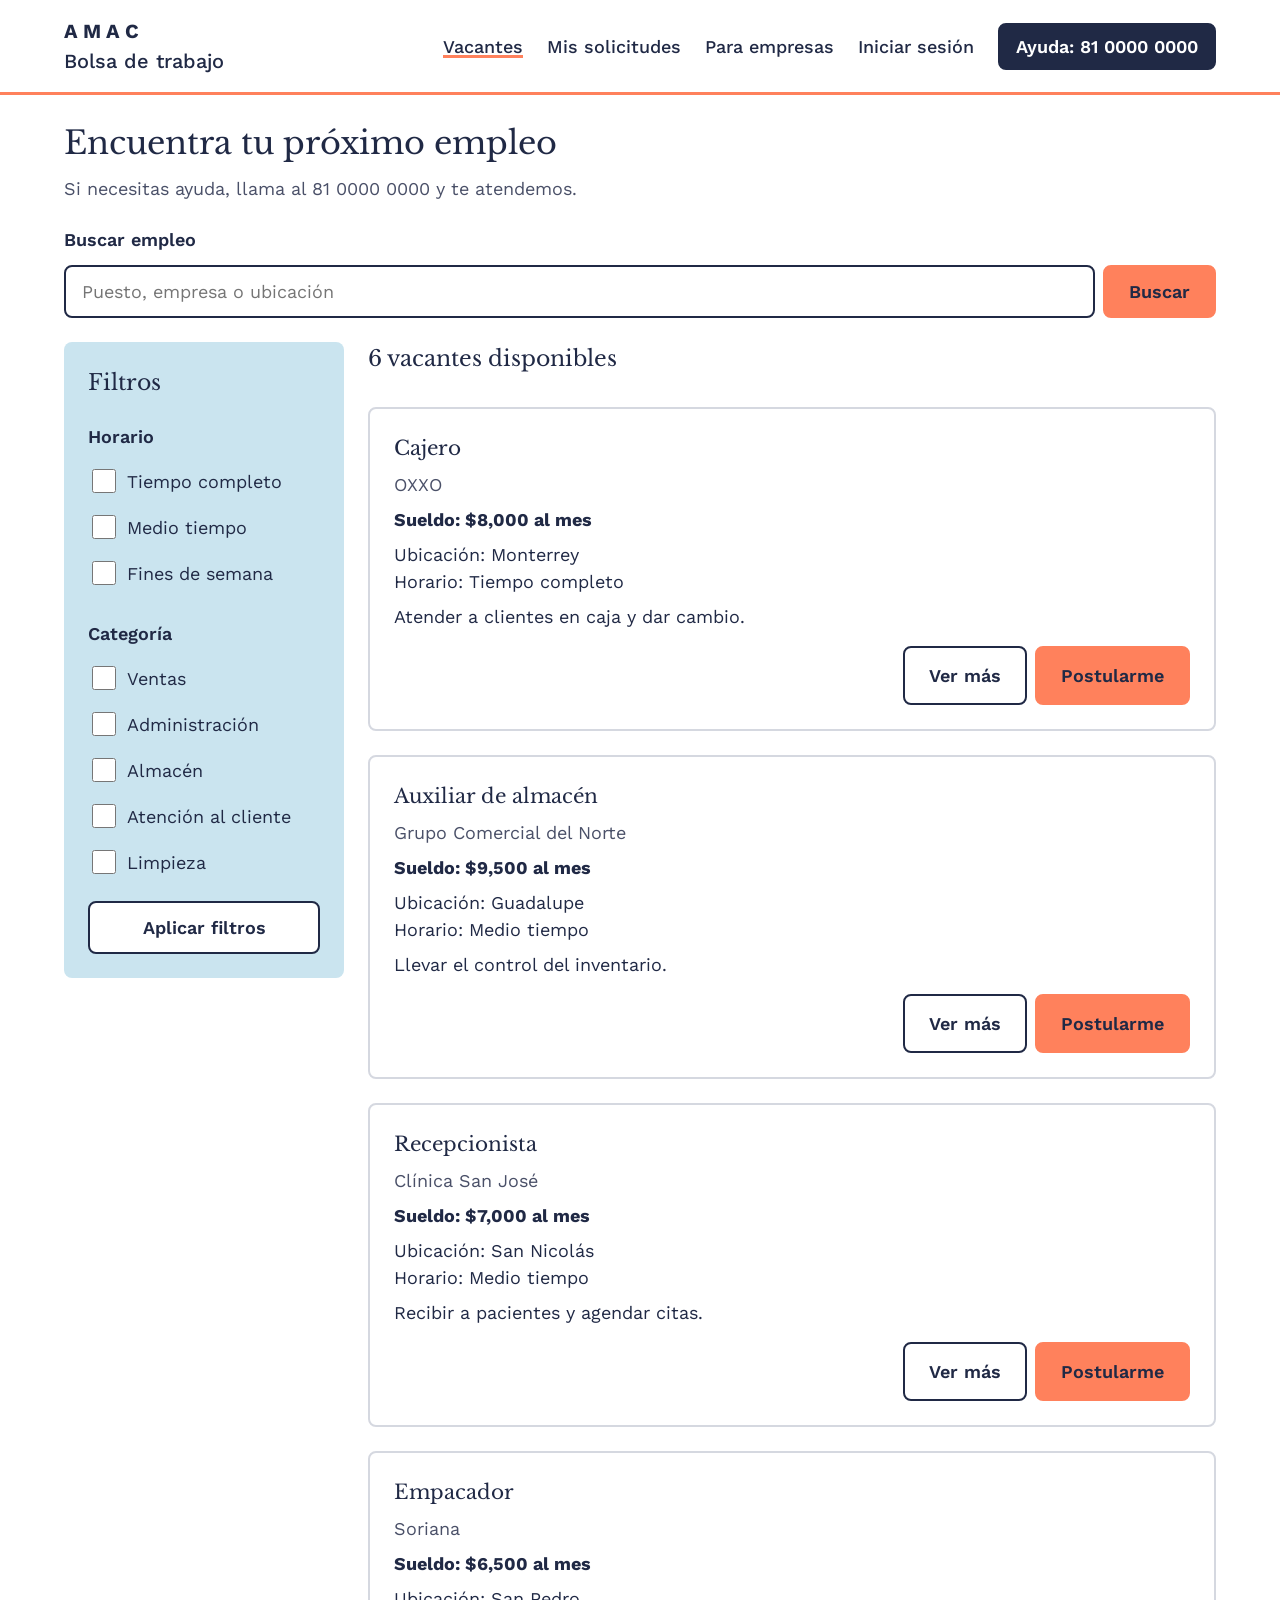
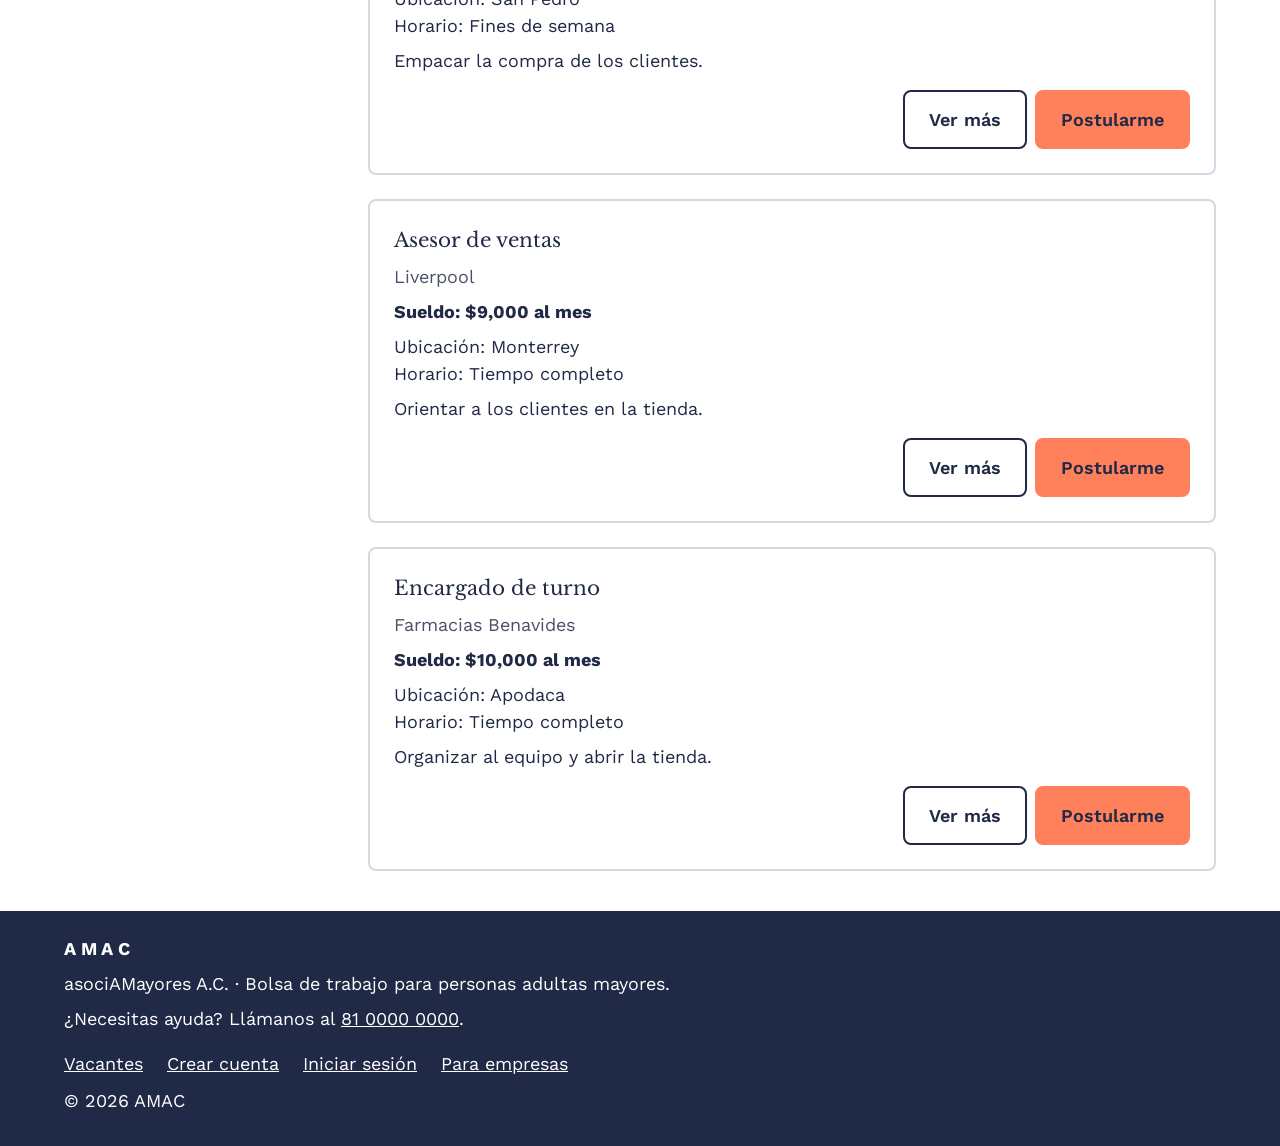
<file: index.html>
<!DOCTYPE html>
<html lang="es">
<head>
  <meta charset="UTF-8">
  <meta name="viewport" content="width=device-width, initial-scale=1.0">
  <title>Vacantes disponibles | AMAC</title>
  <link rel="stylesheet" href="https://fonts.googleapis.com/css2?family=Libre+Baskerville&family=Work+Sans:wght@400;500;600;700&display=swap">
  <link rel="stylesheet" href="css/variables.css">
  <link rel="stylesheet" href="css/base.css">
  <link rel="stylesheet" href="css/layout.css">
  <link rel="stylesheet" href="css/componentes.css">
</head>
<body>
  <a class="saltar-contenido" href="#principal">Saltar al contenido</a>

  <header class="encabezado">
    <div class="contenedor">
      <a class="logo" href="index.html">AMAC <span class="logo-sub">Bolsa de trabajo</span></a>
      <nav class="menu">
        <a class="activo" href="index.html">Vacantes</a>
        <a href="mis-solicitudes.html">Mis solicitudes</a>
        <a href="empresa-vacantes.html">Para empresas</a>
        <a href="login.html">Iniciar sesión</a>
      </nav>
      <a class="boton boton--oscuro boton--chico boton-ayuda" href="tel:8100000000">Ayuda<span class="ayuda-numero">: 81 0000 0000</span></a>
    </div>
  </header>

  <main id="principal" class="principal">
    <div class="contenedor">
      <div class="encabezado-pagina">
        <h1>Encuentra tu próximo empleo</h1>
        <p class="subtitulo">Si necesitas ayuda, llama al 81 0000 0000 y te atendemos.</p>
      </div>

      <form class="buscador campo" action="index.html">
        <label for="buscar">Buscar empleo</label>
        <input type="text" id="buscar" name="buscar" placeholder="Puesto, empresa o ubicación">
        <button class="boton boton--primario" type="submit">Buscar</button>
      </form>

      <div class="listado">
        <aside class="filtros">
          <h2>Filtros</h2>
          <form action="index.html">
            <fieldset class="grupo">
              <legend>Horario</legend>
              <label class="opcion"><input type="checkbox" name="horario" value="completo"> Tiempo completo</label>
              <label class="opcion"><input type="checkbox" name="horario" value="medio"> Medio tiempo</label>
              <label class="opcion"><input type="checkbox" name="horario" value="fines"> Fines de semana</label>
            </fieldset>
            <fieldset class="grupo">
              <legend>Categoría</legend>
              <label class="opcion"><input type="checkbox" name="categoria" value="ventas"> Ventas</label>
              <label class="opcion"><input type="checkbox" name="categoria" value="administracion"> Administración</label>
              <label class="opcion"><input type="checkbox" name="categoria" value="almacen"> Almacén</label>
              <label class="opcion"><input type="checkbox" name="categoria" value="atencion"> Atención al cliente</label>
              <label class="opcion"><input type="checkbox" name="categoria" value="limpieza"> Limpieza</label>
            </fieldset>
            <div class="acciones">
              <button class="boton boton--secundario" type="submit">Aplicar filtros</button>
            </div>
          </form>
        </aside>

        <section class="lista-tarjetas">
          <h2>6 vacantes disponibles</h2>

          <article class="tarjeta">
            <h3>Cajero</h3>
            <p class="tarjeta-empresa">OXXO</p>
            <p><strong>Sueldo: $8,000 al mes</strong></p>
            <p>Ubicación: Monterrey<br>Horario: Tiempo completo</p>
            <p>Atender a clientes en caja y dar cambio.</p>
            <div class="acciones-fila">
              <a class="boton boton--secundario" href="vacante.html">Ver más</a>
              <a class="boton boton--primario" href="vacante.html">Postularme</a>
            </div>
          </article>

          <article class="tarjeta">
            <h3>Auxiliar de almacén</h3>
            <p class="tarjeta-empresa">Grupo Comercial del Norte</p>
            <p><strong>Sueldo: $9,500 al mes</strong></p>
            <p>Ubicación: Guadalupe<br>Horario: Medio tiempo</p>
            <p>Llevar el control del inventario.</p>
            <div class="acciones-fila">
              <a class="boton boton--secundario" href="vacante.html">Ver más</a>
              <a class="boton boton--primario" href="vacante.html">Postularme</a>
            </div>
          </article>

          <article class="tarjeta">
            <h3>Recepcionista</h3>
            <p class="tarjeta-empresa">Clínica San José</p>
            <p><strong>Sueldo: $7,000 al mes</strong></p>
            <p>Ubicación: San Nicolás<br>Horario: Medio tiempo</p>
            <p>Recibir a pacientes y agendar citas.</p>
            <div class="acciones-fila">
              <a class="boton boton--secundario" href="vacante.html">Ver más</a>
              <a class="boton boton--primario" href="vacante.html">Postularme</a>
            </div>
          </article>

          <article class="tarjeta">
            <h3>Empacador</h3>
            <p class="tarjeta-empresa">Soriana</p>
            <p><strong>Sueldo: $6,500 al mes</strong></p>
            <p>Ubicación: San Pedro<br>Horario: Fines de semana</p>
            <p>Empacar la compra de los clientes.</p>
            <div class="acciones-fila">
              <a class="boton boton--secundario" href="vacante.html">Ver más</a>
              <a class="boton boton--primario" href="vacante.html">Postularme</a>
            </div>
          </article>

          <article class="tarjeta">
            <h3>Asesor de ventas</h3>
            <p class="tarjeta-empresa">Liverpool</p>
            <p><strong>Sueldo: $9,000 al mes</strong></p>
            <p>Ubicación: Monterrey<br>Horario: Tiempo completo</p>
            <p>Orientar a los clientes en la tienda.</p>
            <div class="acciones-fila">
              <a class="boton boton--secundario" href="vacante.html">Ver más</a>
              <a class="boton boton--primario" href="vacante.html">Postularme</a>
            </div>
          </article>

          <article class="tarjeta">
            <h3>Encargado de turno</h3>
            <p class="tarjeta-empresa">Farmacias Benavides</p>
            <p><strong>Sueldo: $10,000 al mes</strong></p>
            <p>Ubicación: Apodaca<br>Horario: Tiempo completo</p>
            <p>Organizar al equipo y abrir la tienda.</p>
            <div class="acciones-fila">
              <a class="boton boton--secundario" href="vacante.html">Ver más</a>
              <a class="boton boton--primario" href="vacante.html">Postularme</a>
            </div>
          </article>
        </section>
      </div>
    </div>
  </main>

  <footer class="pie">
    <div class="contenedor">
      <p class="pie-marca">AMAC</p>
      <p>asociAMayores A.C. · Bolsa de trabajo para personas adultas mayores.</p>
      <p>¿Necesitas ayuda? Llámanos al <a href="tel:8100000000">81 0000 0000</a>.</p>
      <div class="pie-enlaces">
        <a href="index.html">Vacantes</a>
        <a href="registro-candidato.html">Crear cuenta</a>
        <a href="login.html">Iniciar sesión</a>
        <a href="empresa-vacantes.html">Para empresas</a>
      </div>
      <p>&copy; 2026 AMAC</p>
    </div>
  </footer>
</body>
</html>
</file>
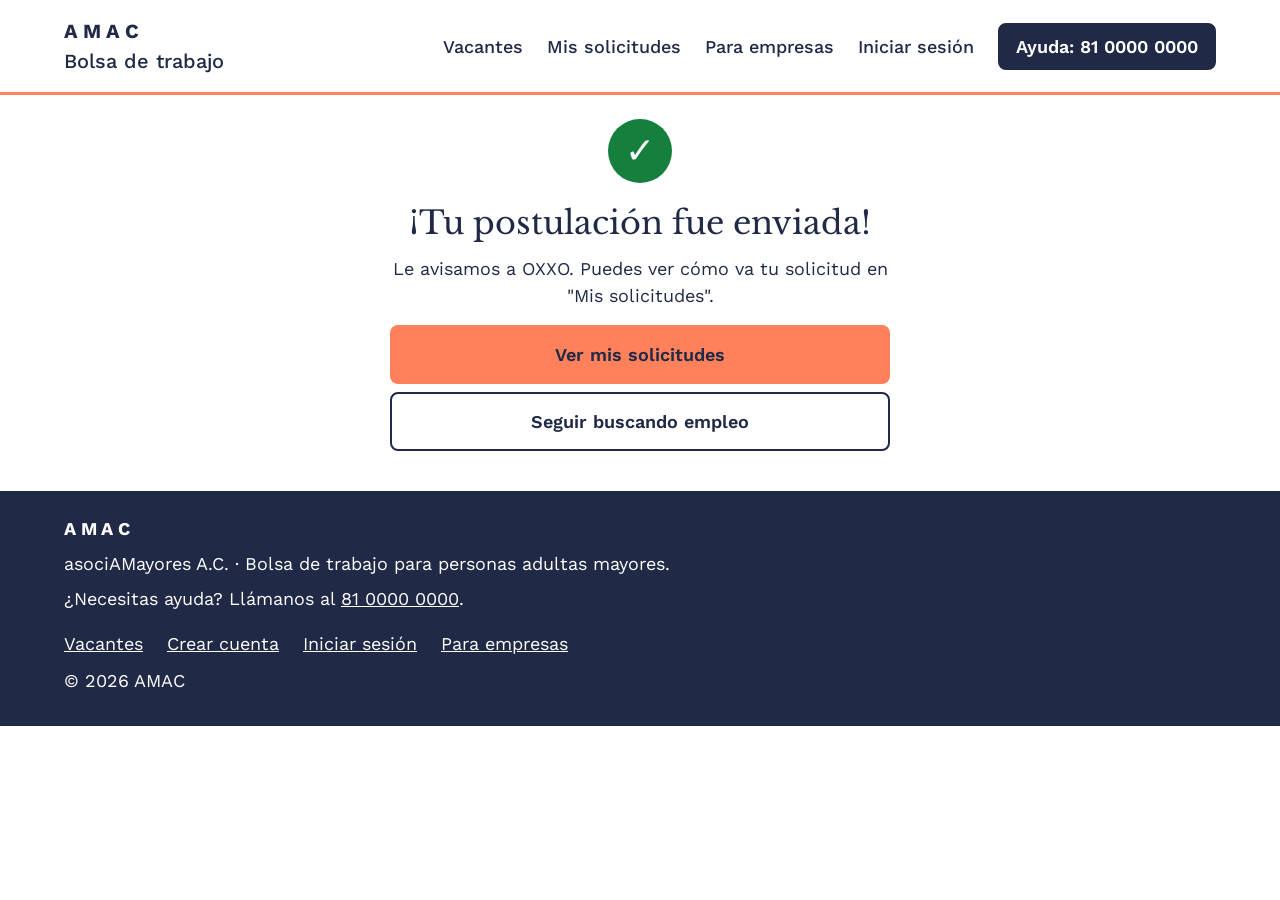
<file: confirmacion.html>
<!DOCTYPE html>
<html lang="es">
<head>
  <meta charset="UTF-8">
  <meta name="viewport" content="width=device-width, initial-scale=1.0">
  <title>Postulación enviada | AMAC</title>
  <link rel="stylesheet" href="https://fonts.googleapis.com/css2?family=Libre+Baskerville&family=Work+Sans:wght@400;500;600;700&display=swap">
  <link rel="stylesheet" href="css/variables.css">
  <link rel="stylesheet" href="css/base.css">
  <link rel="stylesheet" href="css/layout.css">
  <link rel="stylesheet" href="css/componentes.css">
</head>
<body>
  <a class="saltar-contenido" href="#principal">Saltar al contenido</a>

  <header class="encabezado">
    <div class="contenedor">
      <a class="logo" href="index.html">AMAC <span class="logo-sub">Bolsa de trabajo</span></a>
      <nav class="menu">
        <a href="index.html">Vacantes</a>
        <a href="mis-solicitudes.html">Mis solicitudes</a>
        <a href="empresa-vacantes.html">Para empresas</a>
        <a href="login.html">Iniciar sesión</a>
      </nav>
      <a class="boton boton--oscuro boton--chico boton-ayuda" href="tel:8100000000">Ayuda<span class="ayuda-numero">: 81 0000 0000</span></a>
    </div>
  </header>

  <main id="principal" class="principal">
    <div class="contenedor contenedor-chico confirmacion">
      <div class="icono-check">&#10003;</div>
      <h1>¡Tu postulación fue enviada!</h1>
      <p>Le avisamos a OXXO. Puedes ver cómo va tu solicitud en "Mis solicitudes".</p>
      <div class="acciones">
        <a class="boton boton--primario" href="mis-solicitudes.html">Ver mis solicitudes</a>
        <a class="boton boton--secundario" href="index.html">Seguir buscando empleo</a>
      </div>
    </div>
  </main>

  <footer class="pie">
    <div class="contenedor">
      <p class="pie-marca">AMAC</p>
      <p>asociAMayores A.C. · Bolsa de trabajo para personas adultas mayores.</p>
      <p>¿Necesitas ayuda? Llámanos al <a href="tel:8100000000">81 0000 0000</a>.</p>
      <div class="pie-enlaces">
        <a href="index.html">Vacantes</a>
        <a href="registro-candidato.html">Crear cuenta</a>
        <a href="login.html">Iniciar sesión</a>
        <a href="empresa-vacantes.html">Para empresas</a>
      </div>
      <p>&copy; 2026 AMAC</p>
    </div>
  </footer>
</body>
</html>
</file>
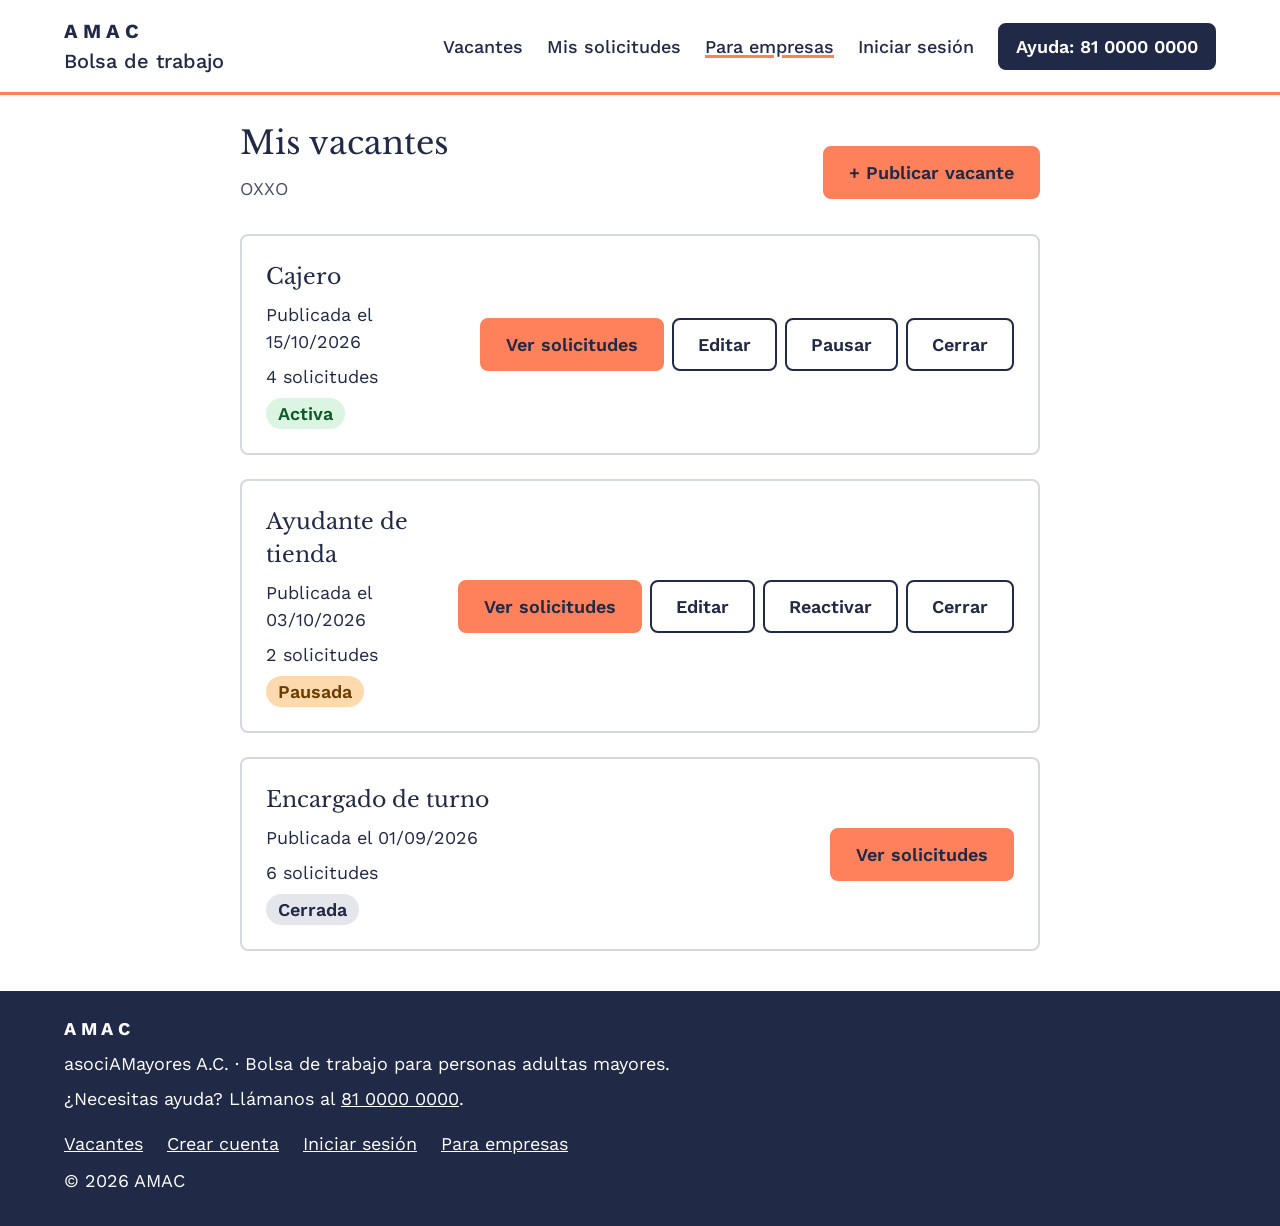
<file: empresa-vacantes.html>
<!DOCTYPE html>
<html lang="es">
<head>
  <meta charset="UTF-8">
  <meta name="viewport" content="width=device-width, initial-scale=1.0">
  <title>Mis vacantes | AMAC</title>
  <link rel="stylesheet" href="https://fonts.googleapis.com/css2?family=Libre+Baskerville&family=Work+Sans:wght@400;500;600;700&display=swap">
  <link rel="stylesheet" href="css/variables.css">
  <link rel="stylesheet" href="css/base.css">
  <link rel="stylesheet" href="css/layout.css">
  <link rel="stylesheet" href="css/componentes.css">
</head>
<body>
  <a class="saltar-contenido" href="#principal">Saltar al contenido</a>

  <header class="encabezado">
    <div class="contenedor">
      <a class="logo" href="index.html">AMAC <span class="logo-sub">Bolsa de trabajo</span></a>
      <nav class="menu">
        <a href="index.html">Vacantes</a>
        <a href="mis-solicitudes.html">Mis solicitudes</a>
        <a class="activo" href="empresa-vacantes.html">Para empresas</a>
        <a href="login.html">Iniciar sesión</a>
      </nav>
      <a class="boton boton--oscuro boton--chico boton-ayuda" href="tel:8100000000">Ayuda<span class="ayuda-numero">: 81 0000 0000</span></a>
    </div>
  </header>

  <main id="principal" class="principal">
    <div class="contenedor contenedor-angosto">
      <div class="encabezado-pagina encabezado-empresa">
        <div>
          <h1>Mis vacantes</h1>
          <p class="subtitulo">OXXO</p>
        </div>
        <div class="acciones">
          <button class="boton boton--primario" type="button">+ Publicar vacante</button>
        </div>
      </div>

      <div class="lista-tarjetas">

        <article class="tarjeta tarjeta-fila">
          <div>
            <h2>Cajero</h2>
            <p>Publicada el 15/10/2026</p>
            <p>4 solicitudes</p>
            <span class="etiqueta etiqueta--activa">Activa</span>
          </div>
          <div class="acciones-fila">
            <button class="boton boton--primario" type="button">Ver solicitudes</button>
            <button class="boton boton--secundario" type="button">Editar</button>
            <button class="boton boton--secundario" type="button">Pausar</button>
            <button class="boton boton--secundario" type="button">Cerrar</button>
          </div>
        </article>

        <article class="tarjeta tarjeta-fila">
          <div>
            <h2>Ayudante de tienda</h2>
            <p>Publicada el 03/10/2026</p>
            <p>2 solicitudes</p>
            <span class="etiqueta etiqueta--pausada">Pausada</span>
          </div>
          <div class="acciones-fila">
            <button class="boton boton--primario" type="button">Ver solicitudes</button>
            <button class="boton boton--secundario" type="button">Editar</button>
            <button class="boton boton--secundario" type="button">Reactivar</button>
            <button class="boton boton--secundario" type="button">Cerrar</button>
          </div>
        </article>

        <article class="tarjeta tarjeta-fila">
          <div>
            <h2>Encargado de turno</h2>
            <p>Publicada el 01/09/2026</p>
            <p>6 solicitudes</p>
            <span class="etiqueta etiqueta--cerrada">Cerrada</span>
          </div>
          <div class="acciones-fila">
            <button class="boton boton--primario" type="button">Ver solicitudes</button>
          </div>
        </article>
      </div>
    </div>
  </main>

  <footer class="pie">
    <div class="contenedor">
      <p class="pie-marca">AMAC</p>
      <p>asociAMayores A.C. · Bolsa de trabajo para personas adultas mayores.</p>
      <p>¿Necesitas ayuda? Llámanos al <a href="tel:8100000000">81 0000 0000</a>.</p>
      <div class="pie-enlaces">
        <a href="index.html">Vacantes</a>
        <a href="registro-candidato.html">Crear cuenta</a>
        <a href="login.html">Iniciar sesión</a>
        <a href="empresa-vacantes.html">Para empresas</a>
      </div>
      <p>&copy; 2026 AMAC</p>
    </div>
  </footer>
</body>
</html>
</file>
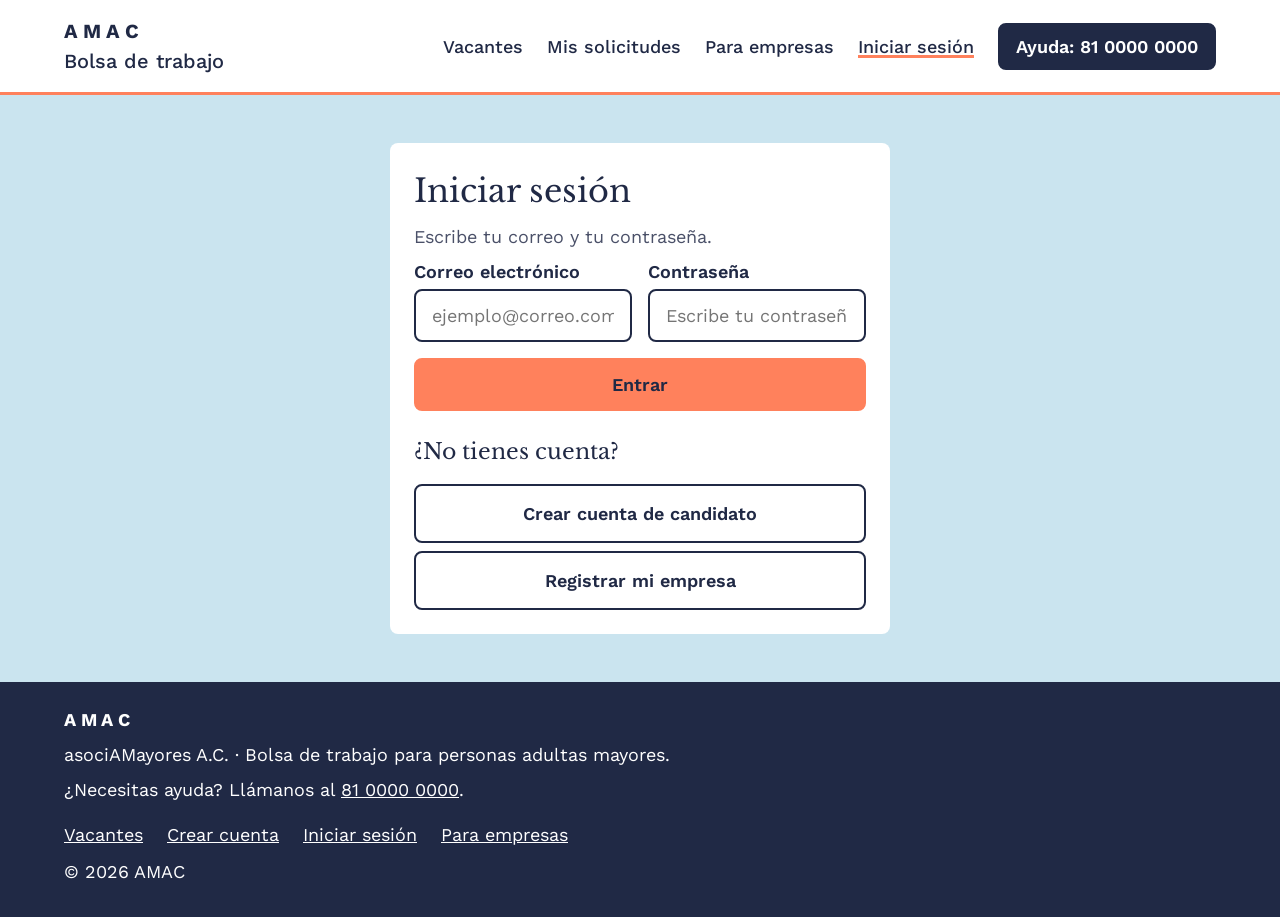
<file: login.html>
<!DOCTYPE html>
<html lang="es">
<head>
  <meta charset="UTF-8">
  <meta name="viewport" content="width=device-width, initial-scale=1.0">
  <title>Iniciar sesión | AMAC</title>
  <link rel="stylesheet" href="https://fonts.googleapis.com/css2?family=Libre+Baskerville&family=Work+Sans:wght@400;500;600;700&display=swap">
  <link rel="stylesheet" href="css/variables.css">
  <link rel="stylesheet" href="css/base.css">
  <link rel="stylesheet" href="css/layout.css">
  <link rel="stylesheet" href="css/componentes.css">
</head>
<body>
  <a class="saltar-contenido" href="#principal">Saltar al contenido</a>

  <header class="encabezado">
    <div class="contenedor">
      <a class="logo" href="index.html">AMAC <span class="logo-sub">Bolsa de trabajo</span></a>
      <nav class="menu">
        <a href="index.html">Vacantes</a>
        <a href="mis-solicitudes.html">Mis solicitudes</a>
        <a href="empresa-vacantes.html">Para empresas</a>
        <a class="activo" href="login.html">Iniciar sesión</a>
      </nav>
      <a class="boton boton--oscuro boton--chico boton-ayuda" href="tel:8100000000">Ayuda<span class="ayuda-numero">: 81 0000 0000</span></a>
    </div>
  </header>

  <main id="principal" class="principal-azul">
    <div class="contenedor contenedor-chico">
      <div class="panel">
        <h1>Iniciar sesión</h1>
        <p class="subtitulo">Escribe tu correo y tu contraseña.</p>

        <form action="index.html">
          <div class="rejilla-campos">
            <div class="campo">
              <label for="correo">Correo electrónico</label>
              <input type="email" id="correo" name="correo" placeholder="ejemplo@correo.com" required>
            </div>
            <div class="campo">
              <label for="contrasena">Contraseña</label>
              <input type="password" id="contrasena" name="contrasena" placeholder="Escribe tu contraseña" required>
            </div>
          </div>
          <div class="acciones">
            <button class="boton boton--primario" type="submit">Entrar</button>
          </div>
        </form>

        <h2 class="seccion">¿No tienes cuenta?</h2>
        <div class="acciones">
          <a class="boton boton--secundario" href="registro-candidato.html">Crear cuenta de candidato</a>
          <a class="boton boton--secundario" href="empresa-vacantes.html">Registrar mi empresa</a>
        </div>
      </div>
    </div>
  </main>

  <footer class="pie">
    <div class="contenedor">
      <p class="pie-marca">AMAC</p>
      <p>asociAMayores A.C. · Bolsa de trabajo para personas adultas mayores.</p>
      <p>¿Necesitas ayuda? Llámanos al <a href="tel:8100000000">81 0000 0000</a>.</p>
      <div class="pie-enlaces">
        <a href="index.html">Vacantes</a>
        <a href="registro-candidato.html">Crear cuenta</a>
        <a href="login.html">Iniciar sesión</a>
        <a href="empresa-vacantes.html">Para empresas</a>
      </div>
      <p>&copy; 2026 AMAC</p>
    </div>
  </footer>
</body>
</html>
</file>
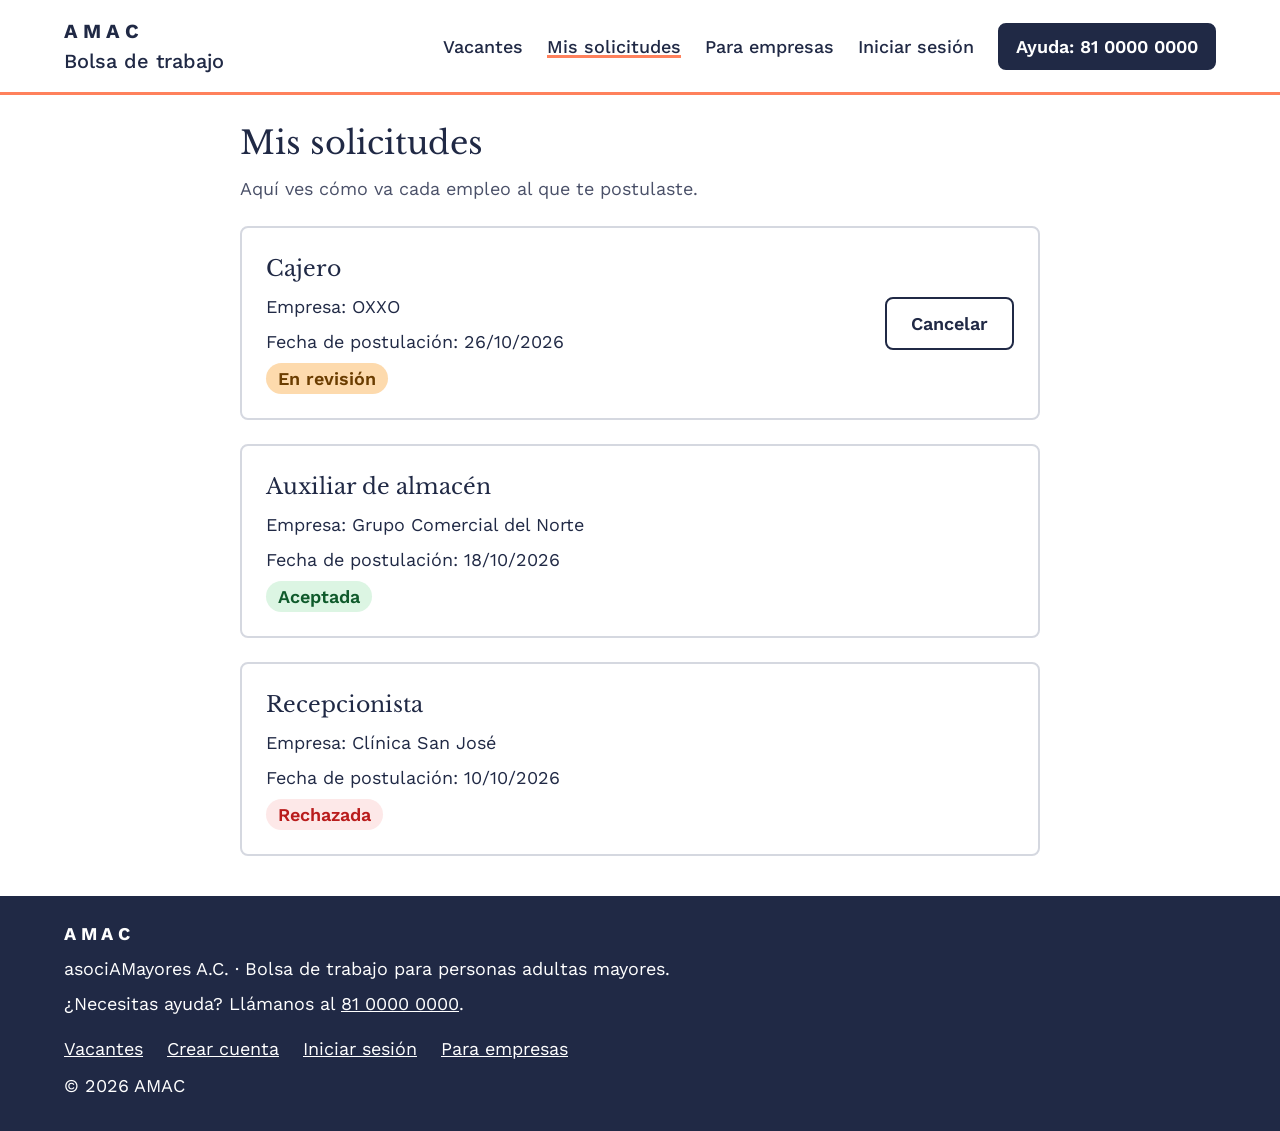
<file: mis-solicitudes.html>
<!DOCTYPE html>
<html lang="es">
<head>
  <meta charset="UTF-8">
  <meta name="viewport" content="width=device-width, initial-scale=1.0">
  <title>Mis solicitudes | AMAC</title>
  <link rel="stylesheet" href="https://fonts.googleapis.com/css2?family=Libre+Baskerville&family=Work+Sans:wght@400;500;600;700&display=swap">
  <link rel="stylesheet" href="css/variables.css">
  <link rel="stylesheet" href="css/base.css">
  <link rel="stylesheet" href="css/layout.css">
  <link rel="stylesheet" href="css/componentes.css">
</head>
<body>
  <a class="saltar-contenido" href="#principal">Saltar al contenido</a>

  <header class="encabezado">
    <div class="contenedor">
      <a class="logo" href="index.html">AMAC <span class="logo-sub">Bolsa de trabajo</span></a>
      <nav class="menu">
        <a href="index.html">Vacantes</a>
        <a class="activo" href="mis-solicitudes.html">Mis solicitudes</a>
        <a href="empresa-vacantes.html">Para empresas</a>
        <a href="login.html">Iniciar sesión</a>
      </nav>
      <a class="boton boton--oscuro boton--chico boton-ayuda" href="tel:8100000000">Ayuda<span class="ayuda-numero">: 81 0000 0000</span></a>
    </div>
  </header>

  <main id="principal" class="principal">
    <div class="contenedor contenedor-angosto">
      <div class="encabezado-pagina">
        <h1>Mis solicitudes</h1>
        <p class="subtitulo">Aquí ves cómo va cada empleo al que te postulaste.</p>
      </div>

      <div class="lista-tarjetas">

        <article class="tarjeta tarjeta-fila">
          <div>
            <h2>Cajero</h2>
            <p>Empresa: OXXO</p>
            <p>Fecha de postulación: 26/10/2026</p>
            <span class="etiqueta etiqueta--revision">En revisión</span>
          </div>
          <div class="acciones">
            <button class="boton boton--secundario" type="button">Cancelar</button>
          </div>
        </article>

        <article class="tarjeta tarjeta-fila">
          <div>
            <h2>Auxiliar de almacén</h2>
            <p>Empresa: Grupo Comercial del Norte</p>
            <p>Fecha de postulación: 18/10/2026</p>
            <span class="etiqueta etiqueta--aceptada">Aceptada</span>
          </div>
        </article>

        <article class="tarjeta tarjeta-fila">
          <div>
            <h2>Recepcionista</h2>
            <p>Empresa: Clínica San José</p>
            <p>Fecha de postulación: 10/10/2026</p>
            <span class="etiqueta etiqueta--rechazada">Rechazada</span>
          </div>
        </article>
      </div>
    </div>
  </main>

  <footer class="pie">
    <div class="contenedor">
      <p class="pie-marca">AMAC</p>
      <p>asociAMayores A.C. · Bolsa de trabajo para personas adultas mayores.</p>
      <p>¿Necesitas ayuda? Llámanos al <a href="tel:8100000000">81 0000 0000</a>.</p>
      <div class="pie-enlaces">
        <a href="index.html">Vacantes</a>
        <a href="registro-candidato.html">Crear cuenta</a>
        <a href="login.html">Iniciar sesión</a>
        <a href="empresa-vacantes.html">Para empresas</a>
      </div>
      <p>&copy; 2026 AMAC</p>
    </div>
  </footer>
</body>
</html>
</file>
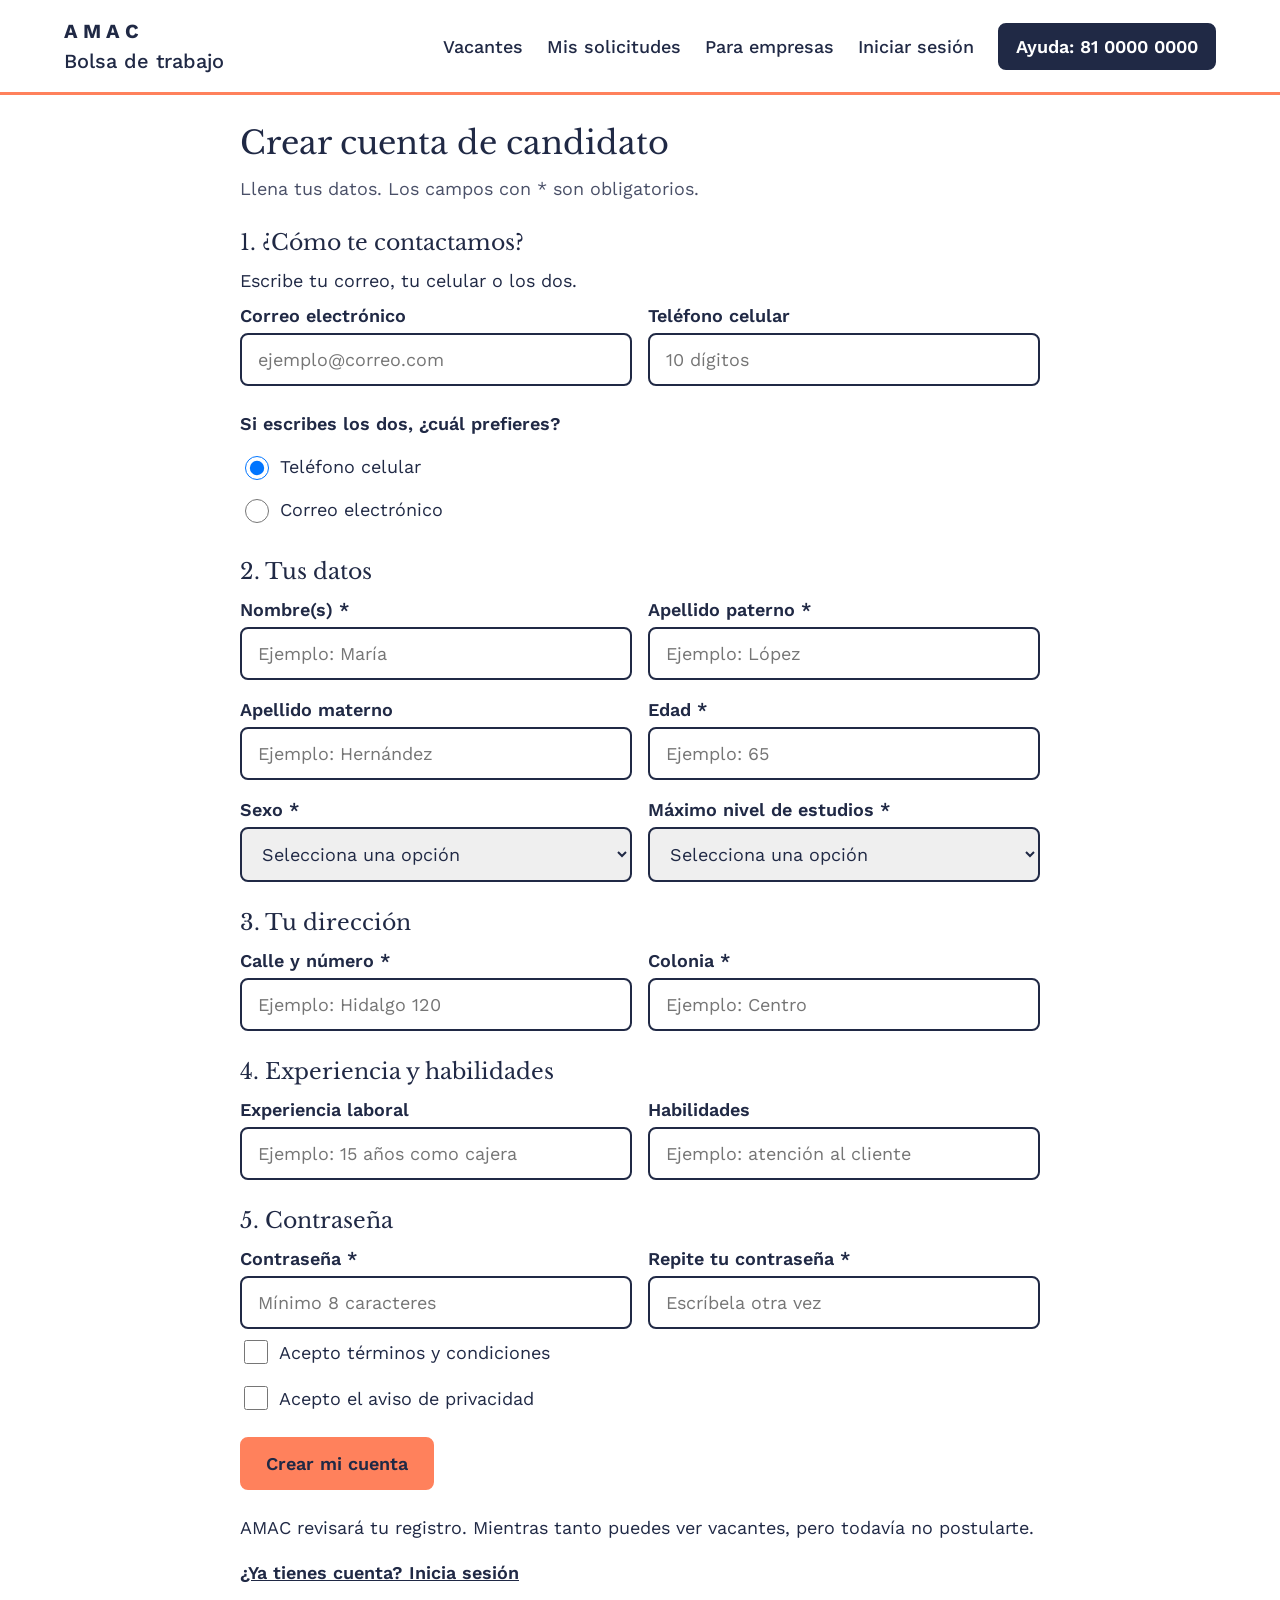
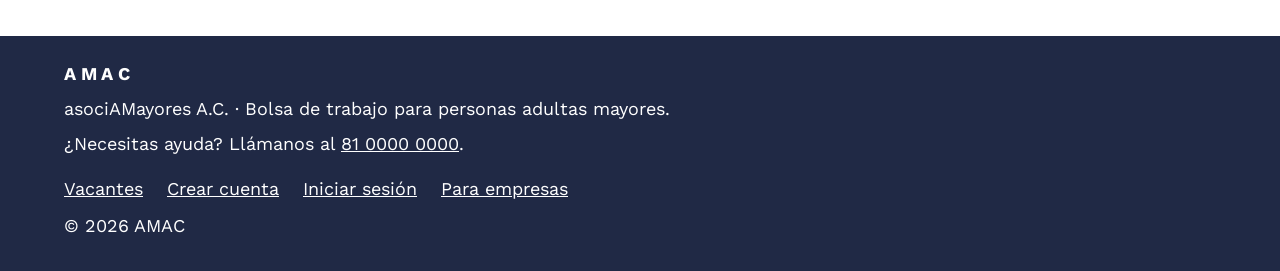
<file: registro-candidato.html>
<!DOCTYPE html>
<html lang="es">
<head>
  <meta charset="UTF-8">
  <meta name="viewport" content="width=device-width, initial-scale=1.0">
  <title>Crear cuenta de candidato | AMAC</title>
  <link rel="stylesheet" href="https://fonts.googleapis.com/css2?family=Libre+Baskerville&family=Work+Sans:wght@400;500;600;700&display=swap">
  <link rel="stylesheet" href="css/variables.css">
  <link rel="stylesheet" href="css/base.css">
  <link rel="stylesheet" href="css/layout.css">
  <link rel="stylesheet" href="css/componentes.css">
</head>
<body>
  <a class="saltar-contenido" href="#principal">Saltar al contenido</a>

  <header class="encabezado">
    <div class="contenedor">
      <a class="logo" href="index.html">AMAC <span class="logo-sub">Bolsa de trabajo</span></a>
      <nav class="menu">
        <a href="index.html">Vacantes</a>
        <a href="mis-solicitudes.html">Mis solicitudes</a>
        <a href="empresa-vacantes.html">Para empresas</a>
        <a href="login.html">Iniciar sesión</a>
      </nav>
      <a class="boton boton--oscuro boton--chico boton-ayuda" href="tel:8100000000">Ayuda<span class="ayuda-numero">: 81 0000 0000</span></a>
    </div>
  </header>

  <main id="principal" class="principal">
    <div class="contenedor contenedor-angosto">
      <h1>Crear cuenta de candidato</h1>
      <p class="subtitulo">Llena tus datos. Los campos con * son obligatorios.</p>

      <form action="login.html">
        <fieldset>
          <legend>1. ¿Cómo te contactamos?</legend>
          <p>Escribe tu correo, tu celular o los dos.</p>
          <div class="rejilla-campos">
            <div class="campo">
              <label for="correo">Correo electrónico</label>
              <input type="email" id="correo" name="correo" placeholder="ejemplo@correo.com">
            </div>
            <div class="campo">
              <label for="celular">Teléfono celular</label>
              <input type="tel" id="celular" name="celular" placeholder="10 dígitos">
            </div>
          </div>
          <fieldset class="grupo">
            <legend>Si escribes los dos, ¿cuál prefieres?</legend>
            <label class="opcion"><input type="radio" name="preferencia" value="celular" checked> Teléfono celular</label>
            <label class="opcion"><input type="radio" name="preferencia" value="correo"> Correo electrónico</label>
          </fieldset>
        </fieldset>

        <fieldset>
          <legend>2. Tus datos</legend>
          <div class="rejilla-campos">
            <div class="campo">
              <label for="nombre">Nombre(s) *</label>
              <input type="text" id="nombre" name="nombre" placeholder="Ejemplo: María" required>
            </div>
            <div class="campo">
              <label for="apellido-paterno">Apellido paterno *</label>
              <input type="text" id="apellido-paterno" name="apellido-paterno" placeholder="Ejemplo: López" required>
            </div>
            <div class="campo">
              <label for="apellido-materno">Apellido materno</label>
              <input type="text" id="apellido-materno" name="apellido-materno" placeholder="Ejemplo: Hernández">
            </div>
            <div class="campo">
              <label for="edad">Edad *</label>
              <input type="number" id="edad" name="edad" placeholder="Ejemplo: 65" min="50" max="110" required>
            </div>
            <div class="campo">
              <label for="sexo">Sexo *</label>
              <select id="sexo" name="sexo" required>
                <option value="">Selecciona una opción</option>
                <option>Mujer</option>
                <option>Hombre</option>
                <option>Prefiero no decir</option>
              </select>
            </div>
            <div class="campo">
              <label for="estudios">Máximo nivel de estudios *</label>
              <select id="estudios" name="estudios" required>
                <option value="">Selecciona una opción</option>
                <option>Primaria</option>
                <option>Secundaria</option>
                <option>Preparatoria</option>
                <option>Licenciatura</option>
                <option>Posgrado</option>
              </select>
            </div>
          </div>
        </fieldset>

        <fieldset>
          <legend>3. Tu dirección</legend>
          <div class="rejilla-campos">
            <div class="campo">
              <label for="calle">Calle y número *</label>
              <input type="text" id="calle" name="calle" placeholder="Ejemplo: Hidalgo 120" required>
            </div>
            <div class="campo">
              <label for="colonia">Colonia *</label>
              <input type="text" id="colonia" name="colonia" placeholder="Ejemplo: Centro" required>
            </div>
          </div>
        </fieldset>

        <fieldset>
          <legend>4. Experiencia y habilidades</legend>
          <div class="rejilla-campos">
            <div class="campo">
              <label for="experiencia">Experiencia laboral</label>
              <input type="text" id="experiencia" name="experiencia" placeholder="Ejemplo: 15 años como cajera">
            </div>
            <div class="campo">
              <label for="habilidades">Habilidades</label>
              <input type="text" id="habilidades" name="habilidades" placeholder="Ejemplo: atención al cliente">
            </div>
          </div>
        </fieldset>

        <fieldset>
          <legend>5. Contraseña</legend>
          <div class="rejilla-campos">
            <div class="campo">
              <label for="contrasena">Contraseña *</label>
              <input type="password" id="contrasena" name="contrasena" placeholder="Mínimo 8 caracteres" minlength="8" required>
            </div>
            <div class="campo">
              <label for="contrasena-repetir">Repite tu contraseña *</label>
              <input type="password" id="contrasena-repetir" name="contrasena-repetir" placeholder="Escríbela otra vez" minlength="8" required>
            </div>
          </div>
          <label class="opcion"><input type="checkbox" name="terminos" required> Acepto términos y condiciones</label>
          <label class="opcion"><input type="checkbox" name="privacidad" required> Acepto el aviso de privacidad</label>
        </fieldset>

        <div class="acciones">
          <button class="boton boton--primario" type="submit">Crear mi cuenta</button>
        </div>
        <p class="seccion">AMAC revisará tu registro. Mientras tanto puedes ver vacantes, pero todavía no postularte.</p>
        <a class="enlace-volver" href="login.html">¿Ya tienes cuenta? Inicia sesión</a>
      </form>
    </div>
  </main>

  <footer class="pie">
    <div class="contenedor">
      <p class="pie-marca">AMAC</p>
      <p>asociAMayores A.C. · Bolsa de trabajo para personas adultas mayores.</p>
      <p>¿Necesitas ayuda? Llámanos al <a href="tel:8100000000">81 0000 0000</a>.</p>
      <div class="pie-enlaces">
        <a href="index.html">Vacantes</a>
        <a href="registro-candidato.html">Crear cuenta</a>
        <a href="login.html">Iniciar sesión</a>
        <a href="empresa-vacantes.html">Para empresas</a>
      </div>
      <p>&copy; 2026 AMAC</p>
    </div>
  </footer>
</body>
</html>
</file>
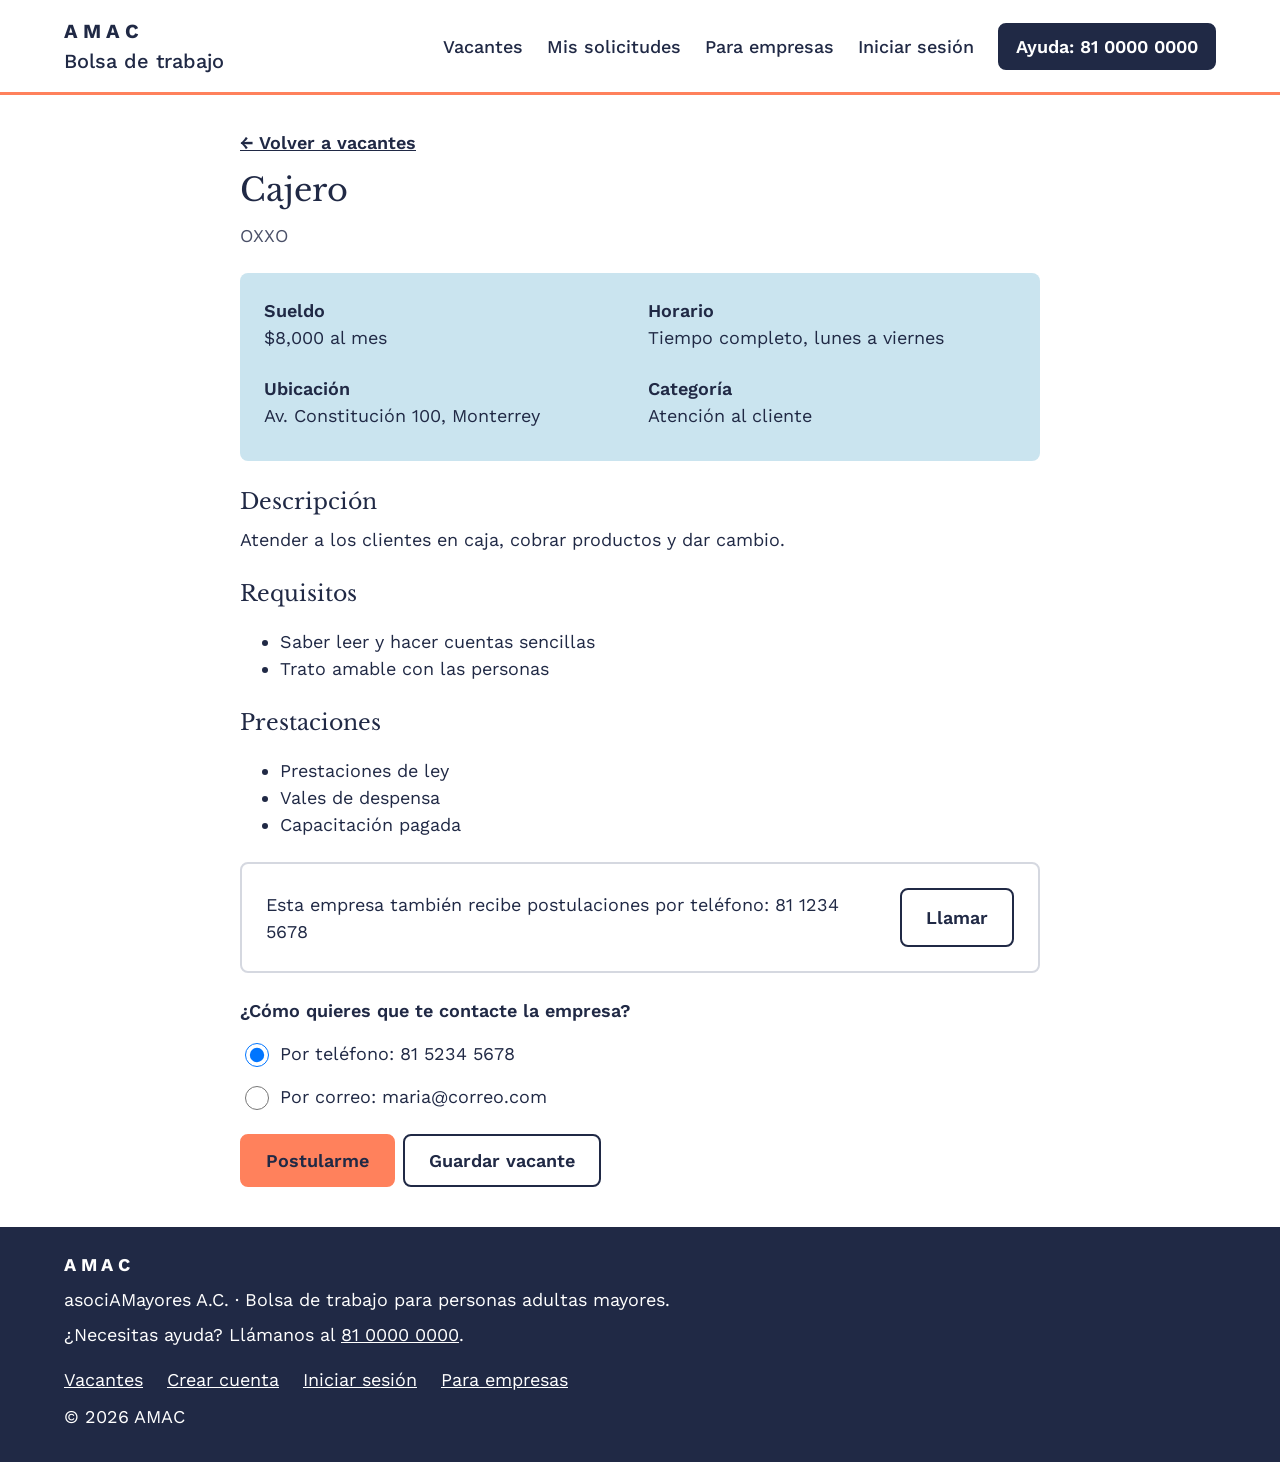
<file: vacante.html>
<!DOCTYPE html>
<html lang="es">
<head>
  <meta charset="UTF-8">
  <meta name="viewport" content="width=device-width, initial-scale=1.0">
  <title>Cajero en OXXO | AMAC</title>
  <link rel="stylesheet" href="https://fonts.googleapis.com/css2?family=Libre+Baskerville&family=Work+Sans:wght@400;500;600;700&display=swap">
  <link rel="stylesheet" href="css/variables.css">
  <link rel="stylesheet" href="css/base.css">
  <link rel="stylesheet" href="css/layout.css">
  <link rel="stylesheet" href="css/componentes.css">
</head>
<body>
  <a class="saltar-contenido" href="#principal">Saltar al contenido</a>

  <header class="encabezado">
    <div class="contenedor">
      <a class="logo" href="index.html">AMAC <span class="logo-sub">Bolsa de trabajo</span></a>
      <nav class="menu">
        <a href="index.html">Vacantes</a>
        <a href="mis-solicitudes.html">Mis solicitudes</a>
        <a href="empresa-vacantes.html">Para empresas</a>
        <a href="login.html">Iniciar sesión</a>
      </nav>
      <a class="boton boton--oscuro boton--chico boton-ayuda" href="tel:8100000000">Ayuda<span class="ayuda-numero">: 81 0000 0000</span></a>
    </div>
  </header>

  <main id="principal" class="principal">
    <div class="contenedor contenedor-angosto">
      <a class="enlace-volver" href="index.html">&larr; Volver a vacantes</a>
      <div class="encabezado-pagina">
        <h1>Cajero</h1>
        <p class="subtitulo">OXXO</p>
      </div>

      <div class="info-vacante">
        <div>
          <p class="dato">Sueldo</p>
          <p>$8,000 al mes</p>
        </div>
        <div>
          <p class="dato">Horario</p>
          <p>Tiempo completo, lunes a viernes</p>
        </div>
        <div>
          <p class="dato">Ubicación</p>
          <p>Av. Constitución 100, Monterrey</p>
        </div>
        <div>
          <p class="dato">Categoría</p>
          <p>Atención al cliente</p>
        </div>
      </div>

      <section class="seccion">
        <h2>Descripción</h2>
        <p>Atender a los clientes en caja, cobrar productos y dar cambio.</p>
      </section>

      <section class="seccion">
        <h2>Requisitos</h2>
        <ul>
          <li>Saber leer y hacer cuentas sencillas</li>
          <li>Trato amable con las personas</li>
        </ul>
      </section>

      <section class="seccion">
        <h2>Prestaciones</h2>
        <ul>
          <li>Prestaciones de ley</li>
          <li>Vales de despensa</li>
          <li>Capacitación pagada</li>
        </ul>
      </section>

      <div class="aviso">
        <p>Esta empresa también recibe postulaciones por teléfono: 81 1234 5678</p>
        <div class="acciones">
          <a class="boton boton--secundario" href="tel:8112345678">Llamar</a>
        </div>
      </div>

      <form action="confirmacion.html">
        <fieldset class="grupo">
          <legend>¿Cómo quieres que te contacte la empresa?</legend>
          <label class="opcion"><input type="radio" name="contacto" value="telefono" checked> Por teléfono: 81 5234 5678</label>
          <label class="opcion"><input type="radio" name="contacto" value="correo"> Por correo: maria@correo.com</label>
        </fieldset>
        <div class="acciones">
          <button class="boton boton--primario" type="submit">Postularme</button>
          <button class="boton boton--secundario" type="button">Guardar vacante</button>
        </div>
      </form>
    </div>
  </main>

  <footer class="pie">
    <div class="contenedor">
      <p class="pie-marca">AMAC</p>
      <p>asociAMayores A.C. · Bolsa de trabajo para personas adultas mayores.</p>
      <p>¿Necesitas ayuda? Llámanos al <a href="tel:8100000000">81 0000 0000</a>.</p>
      <div class="pie-enlaces">
        <a href="index.html">Vacantes</a>
        <a href="registro-candidato.html">Crear cuenta</a>
        <a href="login.html">Iniciar sesión</a>
        <a href="empresa-vacantes.html">Para empresas</a>
      </div>
      <p>&copy; 2026 AMAC</p>
    </div>
  </footer>
</body>
</html>
</file>
<file: css/variables.css>
:root {
  --color-primario: #202945;      /* azul marino AMAC */
  --color-acento: #ff815c;        /* coral AMAC */
  --color-acento-oscuro: #f26a42;
  --color-azul-claro: #cae4ef;
  --color-durazno: #fddaad;
  --color-texto: #202945;
  --color-texto-suave: #4a5068;
  --color-fondo: #ffffff;
  --color-borde: #d5d8e0;
  --color-verde: #15803d;
  --color-verde-claro: #dcf5e3;
  --color-rojo: #b91c1c;
  --color-rojo-claro: #fde8e8;
  --color-gris-claro: #e4e6eb;

  --fuente-titulos: "Libre Baskerville", Georgia, serif;
  --fuente-base: "Work Sans", Arial, sans-serif;
  --texto-base: 1.125rem;   
  --texto-h3: 1.25rem;
  --texto-h2: 1.375rem;
  --texto-h1: 1.75rem;

  --espacio-s: 0.5rem;
  --espacio-m: 1rem;
  --espacio-l: 1.5rem;
  --radio: 0.5rem;
}
</file>
<file: css/base.css>
* {
  box-sizing: border-box;
}

body {
  margin: 0;
  font-family: var(--fuente-base);
  font-size: var(--texto-base);
  line-height: 1.5;
  color: var(--color-texto);
  background-color: var(--color-fondo);
}

h1, h2, h3 {
  font-family: var(--fuente-titulos);
  font-weight: normal;
  margin-top: 0;
  margin-bottom: var(--espacio-s);
}

h1 {
  font-size: var(--texto-h1);
}

h2 {
  font-size: var(--texto-h2);
}

h3 {
  font-size: var(--texto-h3);
}

p {
  margin-top: 0;
  margin-bottom: var(--espacio-s);
}

a {
  color: var(--color-primario);
}

img {
  max-width: 100%;
  height: auto;
}

:focus-visible {
  outline: 3px solid var(--color-acento);
  outline-offset: 3px;
}

.saltar-contenido {
  position: absolute;
  left: -9999px;
  background-color: var(--color-primario);
  color: #ffffff;
  padding: var(--espacio-m);
}

.saltar-contenido:focus {
  left: 1rem;
  top: 1rem;
}
</file>
<file: css/layout.css>
.contenedor {
  width: 90%;
  max-width: 1200px;
  margin: 0 auto;
}

.contenedor-angosto {
  max-width: 800px;
}

.contenedor-chico {
  max-width: 500px;
}

.encabezado {
  border-bottom: 3px solid var(--color-acento);
  padding: var(--espacio-s) 0;
}

.encabezado .contenedor {
  display: grid;
  grid-template-columns: 1fr auto;
  grid-template-areas:
    "logo ayuda"
    "menu menu";
  align-items: center;
}

.logo {
  grid-area: logo;
  font-size: 1.25rem;
  font-weight: bold;
  letter-spacing: 0.25em;
  text-decoration: none;
  padding: 0.5rem 0;
}

.logo-sub, .ayuda-numero {
  display: none;
}

.boton-ayuda {
  grid-area: ayuda;
}

.menu {
  grid-area: menu;
  display: flex;
  flex-wrap: wrap;
  gap: 0 var(--espacio-m);
}

.menu a {
  display: inline-block;
  padding: 0.625rem 0;
  font-weight: 500;
  text-decoration: none;
}

.menu a:hover, .menu .activo {
  text-decoration: underline;
  text-decoration-color: var(--color-acento);
  text-decoration-thickness: 3px;
}

.principal {
  padding: var(--espacio-l) 0 2.5rem 0;
}

.principal-azul {
  background-color: var(--color-azul-claro);
  padding: 3rem 0;
}

.subtitulo {
  color: var(--color-texto-suave);
}

.encabezado-pagina {
  margin-bottom: var(--espacio-l);
}

.seccion {
  margin-top: var(--espacio-l);
}

.lista-tarjetas {
  display: grid;
  gap: var(--espacio-l);
}

.listado {
  display: grid;
  gap: var(--espacio-l);
  margin-top: var(--espacio-l);
}

.rejilla-campos {
  display: grid;
  gap: var(--espacio-m);
}

.pie {
  background-color: var(--color-primario);
  color: #ffffff;
  padding: var(--espacio-l) 0;
}

.pie a {
  color: #ffffff;
}

.pie-marca {
  font-weight: bold;
  letter-spacing: 0.25em;
}

.pie-enlaces {
  display: flex;
  flex-wrap: wrap;
  gap: 0 var(--espacio-l);
}

.pie-enlaces a {
  display: inline-block;
  padding: 0.625rem 0;
}

@media (min-width: 768px) {

  .encabezado .contenedor {
    grid-template-columns: auto 1fr auto;
    grid-template-areas: "logo menu ayuda";
    gap: var(--espacio-l);
  }

  .menu {
    justify-content: flex-end;
    gap: var(--espacio-l);
  }

  .logo-sub {
    display: block;
    font-weight: 500;
    letter-spacing: 0;
  }

  .ayuda-numero {
    display: inline;
  }

  .rejilla-campos {
    grid-template-columns: 1fr 1fr;
  }
}

@media (min-width: 1024px) {

  h1 {
    font-size: 2rem;
  }

  .listado {
    grid-template-columns: 280px 1fr;
    align-items: start;
  }
}
</file>
<file: css/componentes.css>
.boton {
  display: inline-block;
  padding: 0.875rem 1.5rem;
  font-family: var(--fuente-base);
  font-size: var(--texto-base);
  font-weight: 600;
  text-align: center;
  text-decoration: none;
  border: 2px solid var(--color-primario);
  border-radius: var(--radio);
  cursor: pointer;
}

.boton--primario {
  background-color: var(--color-acento);
  border-color: var(--color-acento);
  color: var(--color-primario);
}

.boton--primario:hover {
  background-color: var(--color-acento-oscuro);
  border-color: var(--color-acento-oscuro);
}

.boton--secundario {
  background-color: var(--color-fondo);
  color: var(--color-primario);
}

.boton--secundario:hover {
  background-color: var(--color-azul-claro);
}

.boton--oscuro {
  background-color: var(--color-primario);
  color: #ffffff;
}

.boton--chico {
  padding: 0.5rem 1rem;
}

.acciones {
  display: flex;
  flex-direction: column;
  gap: var(--espacio-s);
  margin-top: var(--espacio-m);
}

.acciones-fila {
  display: flex;
  flex-wrap: wrap;
  gap: var(--espacio-s);
  margin-top: var(--espacio-m);
}

.acciones-fila .boton {
  flex: 1 1 120px;
}

.tarjeta {
  border: 2px solid var(--color-borde);
  border-radius: var(--radio);
  padding: var(--espacio-l);
}

.tarjeta-empresa {
  color: var(--color-texto-suave);
}

.etiqueta {
  display: inline-block;
  padding: 0.125rem 0.75rem;
  border-radius: 1rem;
  font-weight: 600;
}

.etiqueta--revision, .etiqueta--pausada {
  background-color: var(--color-durazno);
  color: #6b3d00;
}

.etiqueta--aceptada, .etiqueta--activa {
  background-color: var(--color-verde-claro);
  color: #0f5a2b;
}

.etiqueta--rechazada {
  background-color: var(--color-rojo-claro);
  color: var(--color-rojo);
}

.etiqueta--cerrada {
  background-color: var(--color-gris-claro);
}

.campo label {
  display: block;
  font-weight: 600;
  margin-bottom: 0.25rem;
}

.campo input, .campo select {
  width: 100%;
  padding: 0.875rem 1rem;
  font-family: var(--fuente-base);
  font-size: var(--texto-base);
  color: var(--color-texto);
  border: 2px solid var(--color-primario);
  border-radius: var(--radio);
}

fieldset {
  border: none;
  padding: 0;
  margin: var(--espacio-l) 0 0 0;
}

legend {
  font-family: var(--fuente-titulos);
  font-size: var(--texto-h2);
  padding: 0;
  margin-bottom: var(--espacio-s);
}

.grupo legend {
  font-family: var(--fuente-base);
  font-size: var(--texto-base);
  font-weight: 600;
}

.opcion {
  display: flex;
  align-items: center;
  gap: var(--espacio-s);
  padding: var(--espacio-s) 0;
}

.opcion input {
  width: 1.5rem;
  height: 1.5rem;
}

.buscador .boton {
  width: 100%;
  margin-top: var(--espacio-s);
}

.filtros {
  background-color: var(--color-azul-claro);
  border-radius: var(--radio);
  padding: var(--espacio-l);
}

.info-vacante {
  background-color: var(--color-azul-claro);
  border-radius: var(--radio);
  padding: var(--espacio-l);
  display: grid;
  gap: var(--espacio-m);
}

.dato {
  font-weight: 600;
  margin-bottom: 0;
}

.aviso {
  border: 2px solid var(--color-borde);
  border-radius: var(--radio);
  padding: var(--espacio-l);
  margin-top: var(--espacio-l);
}

.panel {
  background-color: var(--color-fondo);
  border-radius: var(--radio);
  padding: var(--espacio-l);
}

.confirmacion {
  text-align: center;
}

.icono-check {
  width: 4rem;
  height: 4rem;
  margin: 0 auto var(--espacio-m) auto;
  border-radius: 50%;
  background-color: var(--color-verde);
  color: #ffffff;
  font-size: 2.25rem;
  line-height: 4rem;
}

.enlace-volver {
  display: inline-block;
  padding: 0.625rem 0;
  font-weight: 600;
}

@media (min-width: 768px) {

  .acciones {
    flex-direction: row;
    flex-wrap: wrap;
  }

  .confirmacion .acciones, .panel .acciones, .filtros .acciones {
    flex-direction: column;
  }

  .acciones-fila {
    justify-content: flex-end;
  }

  .acciones-fila .boton {
    flex: none;
  }

  .buscador {
    display: grid;
    grid-template-columns: 1fr auto;
    gap: var(--espacio-s);
  }

  .buscador label {
    grid-column: 1 / 3;
  }

  .buscador .boton {
    width: auto;
    margin-top: 0;
  }

  .info-vacante {
    grid-template-columns: 1fr 1fr;
  }

  .tarjeta-fila {
    display: flex;
    justify-content: space-between;
    align-items: center;
    gap: var(--espacio-l);
  }

  .tarjeta-fila .acciones-fila {
    flex-wrap: nowrap;
  }

  .tarjeta-fila .acciones-fila, .tarjeta-fila .acciones {
    margin-top: 0;
  }

  .encabezado-empresa {
    display: flex;
    justify-content: space-between;
    align-items: center;
  }

  .aviso {
    display: flex;
    justify-content: space-between;
    align-items: center;
    gap: var(--espacio-l);
  }

  .aviso p, .aviso .acciones {
    margin: 0;
  }
}
</file>
